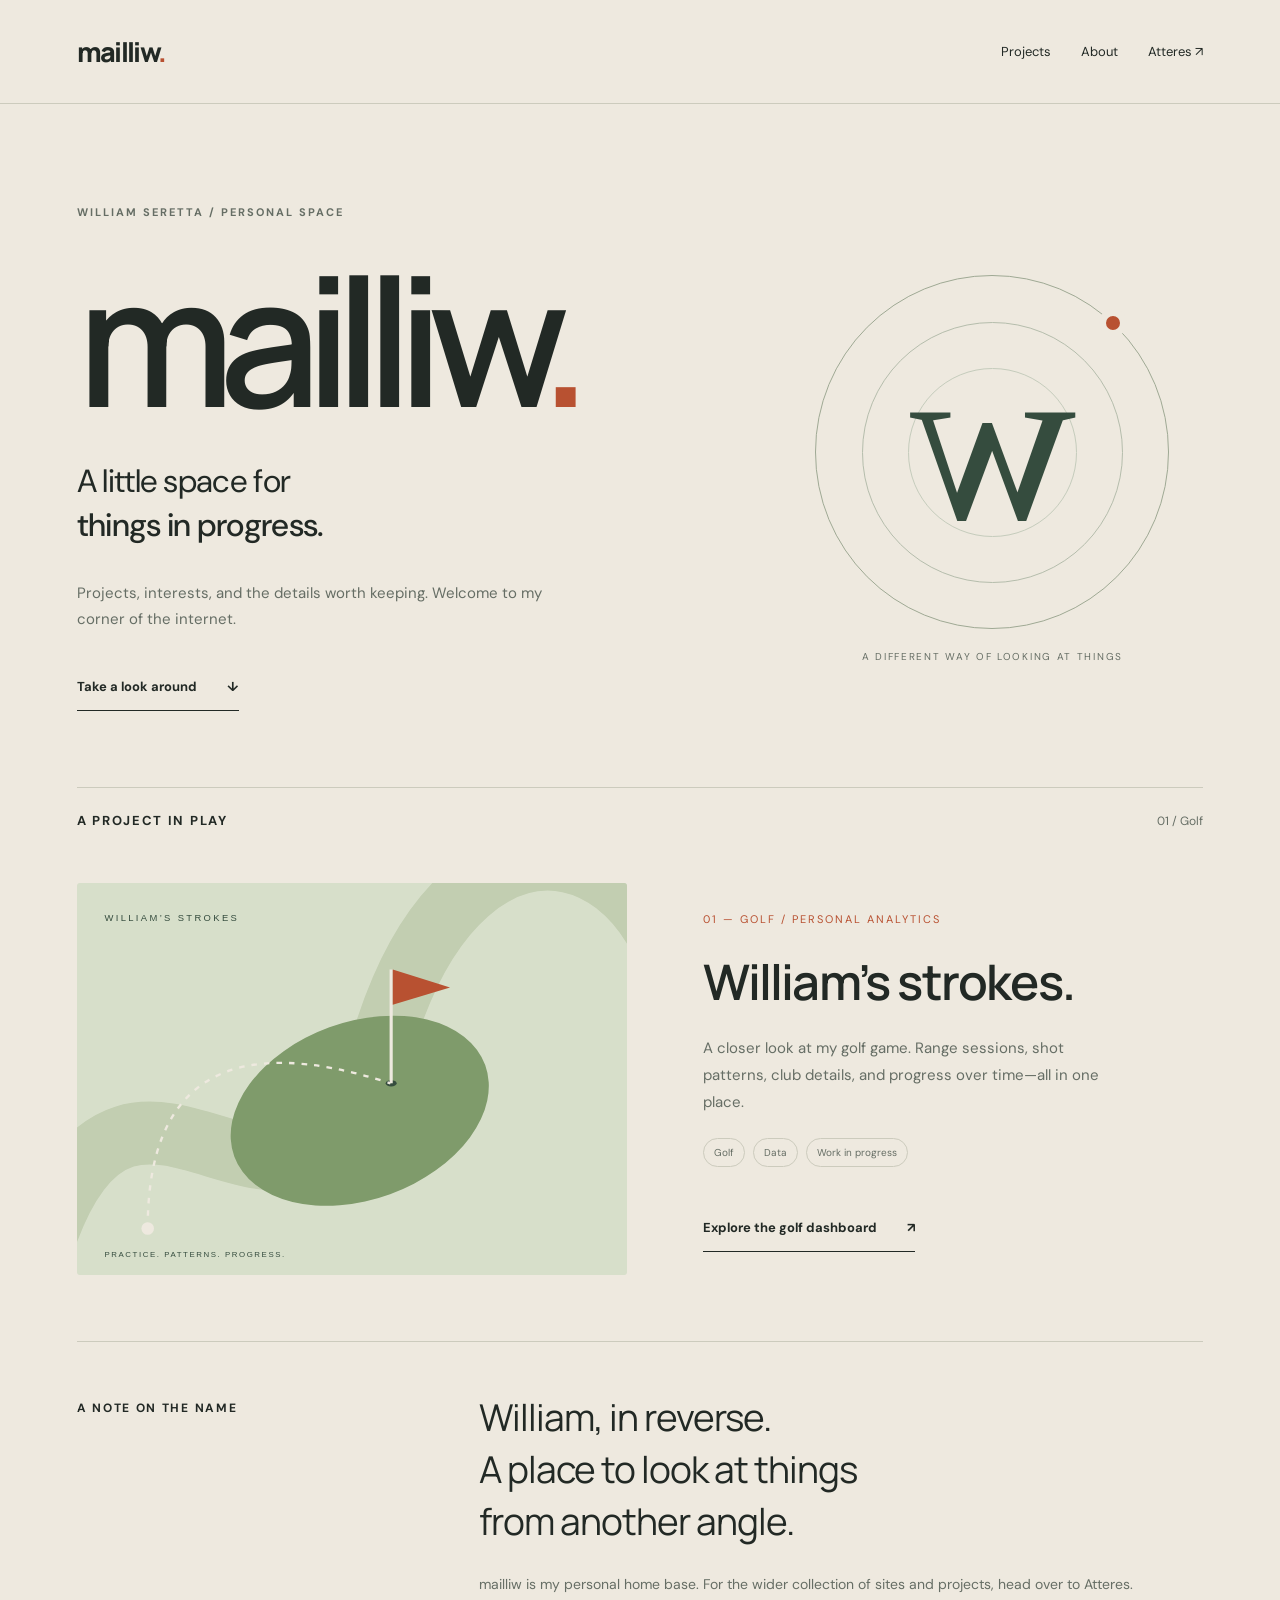
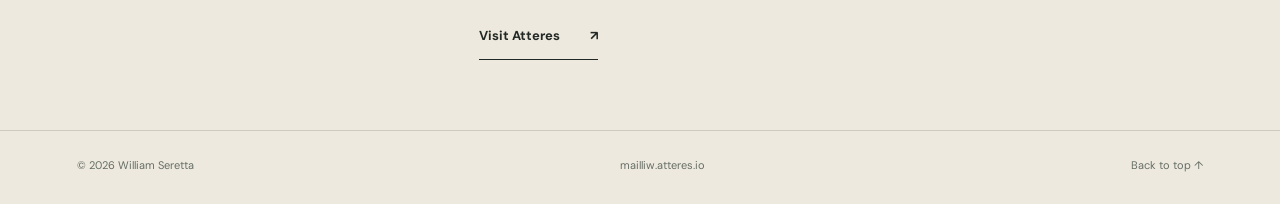
<file: public/mailliw/index.html>
<!doctype html>
<html lang="en"><head><meta charset="utf-8"><meta name="viewport" content="width=device-width,initial-scale=1"><meta name="theme-color" content="#eee9df"><title>mailliw — William Seretta</title><meta name="description" content="William Seretta’s personal corner of the internet. Projects, golf, and things in progress."><link rel="canonical" href="https://mailliw.atteres.io/"><link rel="icon" href="data:image/svg+xml,%3Csvg xmlns='http://www.w3.org/2000/svg' viewBox='0 0 64 64'%3E%3Crect width='64' height='64' rx='14' fill='%23222925'/%3E%3Ctext x='32' y='45' text-anchor='middle' font-size='48' font-family='Georgia' fill='%23eee9df'%3Em%3C/text%3E%3C/svg%3E"><link rel="preconnect" href="https://fonts.googleapis.com"><link rel="preconnect" href="https://fonts.gstatic.com" crossorigin><link href="https://fonts.googleapis.com/css2?family=DM+Sans:wght@400;500;600;700&family=Manrope:wght@400;500;600;700;800&display=swap" rel="stylesheet">
<style>
:root{--paper:#eee9df;--ink:#222925;--muted:#666e65;--line:#cccbbd;--orange:#b85131;--green:#d7dfca}*{box-sizing:border-box}html{scroll-behavior:smooth}body{margin:0;background:var(--paper);color:var(--ink);font-family:'DM Sans',sans-serif}a{color:inherit}a:focus-visible{outline:2px solid var(--orange);outline-offset:6px}header,main,footer{max-width:1440px;margin:auto;padding-left:6vw;padding-right:6vw}header{height:104px;display:flex;align-items:center;justify-content:space-between;border-bottom:1px solid var(--line)}.wordmark{font-family:Manrope,sans-serif;font-weight:800;font-size:27px;letter-spacing:-1.7px;text-decoration:none}.wordmark i{color:var(--orange);font-style:normal}nav{display:flex;gap:30px;align-items:center}nav a{text-decoration:none;font-size:13px}nav a:hover{color:var(--orange)}.hero{position:relative;padding:90px 0 76px;display:grid;grid-template-columns:1.6fr 1fr;gap:30px;align-items:center}.eyebrow{text-transform:uppercase;font-size:11px;letter-spacing:2px;font-weight:700;color:var(--muted)}h1{font-family:Manrope,sans-serif;line-height:.98;letter-spacing:-.09em;font-weight:600;font-size:clamp(80px,14vw,190px);margin:32px 0 30px}h1 span{color:var(--orange)}.intro{font-size:clamp(21px,2.5vw,32px);line-height:1.4;letter-spacing:-.7px;max-width:650px}.intro strong{font-weight:500}.sub{color:var(--muted);max-width:465px;line-height:1.75;font-size:15px}.hero-art{aspect-ratio:1;position:relative;display:grid;place-items:center;isolation:isolate}.orbit{position:absolute;inset:8%;border:1px solid #9fa994;border-radius:50%}.orbit:nth-child(2){inset:19%;border-color:#b5bdac}.orbit:nth-child(3){inset:30%;border-color:#c5ccbc}.monogram{font-family:Georgia,serif;font-size:clamp(110px,18vw,245px);color:#354c3e;line-height:1;transform:scaleX(-1);margin-bottom:20px}.dot{position:absolute;width:28px;height:28px;background:var(--orange);border:7px solid var(--paper);border-radius:50%;top:16%;right:18%}.art-note{position:absolute;bottom:0;font-size:10px;letter-spacing:1.7px;text-transform:uppercase;color:var(--muted)}.section-head{display:flex;justify-content:space-between;align-items:baseline;border-top:1px solid var(--line);padding-top:24px;margin-bottom:30px}.section-head h2{font-size:13px;text-transform:uppercase;letter-spacing:1.7px;margin:0}.section-head span{font-size:12px;color:var(--muted)}.project{display:grid;grid-template-columns:1.1fr 1fr;gap:6vw;padding:24px 0 66px;align-items:center}.golf-art{aspect-ratio:1.4;background:var(--green);border-radius:3px;position:relative;overflow:hidden}.golf-art svg{width:100%;height:100%;display:block}.project-number{color:var(--orange);font-size:11px;letter-spacing:2px}.project h3{font-family:Manrope,sans-serif;font-weight:600;letter-spacing:-1.8px;font-size:clamp(30px,4vw,49px);margin:20px 0}.project p{font-size:15px;line-height:1.8;color:var(--muted);max-width:420px}.link{display:inline-flex;gap:30px;align-items:center;font-size:13px;font-weight:700;text-decoration:none;padding:15px 0;border-bottom:1px solid var(--ink);margin-top:15px}.link:hover{color:var(--orange);border-color:var(--orange)}.tags{display:flex;gap:8px;margin:22px 0}.tags span{font-size:10px;border:1px solid var(--line);border-radius:30px;padding:7px 10px;color:var(--muted)}.about{border-top:1px solid var(--line);padding:50px 0 70px;display:grid;grid-template-columns:1fr 2fr;gap:40px}.about h2{font-size:12px;letter-spacing:1.7px;text-transform:uppercase;margin:8px 0}.about p{font-family:Manrope,sans-serif;font-size:clamp(24px,3vw,37px);line-height:1.4;letter-spacing:-1px;margin:0;max-width:740px}.about small{display:block;font-size:14px;line-height:1.8;color:var(--muted);margin-top:24px}footer{border-top:1px solid var(--line);padding-top:27px;padding-bottom:32px;display:flex;justify-content:space-between;gap:20px;font-size:11px;color:var(--muted)}footer a{text-decoration:none}footer a:hover{color:var(--orange)}@media(max-width:750px){header{height:80px}nav{gap:18px}.hero{grid-template-columns:1fr;padding:55px 0 45px;gap:20px}.hero-art{position:absolute;width:150px;right:0;top:30px;opacity:.18;z-index:-1}.art-note{display:none}h1{font-size:clamp(76px,20vw,145px);margin:30px 0}.project{grid-template-columns:1fr;gap:25px;padding-bottom:45px}.project h3{margin:14px 0}.about{grid-template-columns:1fr;gap:20px;padding:35px 0 45px}.section-head span{display:none}footer{flex-wrap:wrap}.dot{width:20px;height:20px;border-width:4px}}@media(prefers-reduced-motion:reduce){html{scroll-behavior:auto}}
</style></head><body>
<header><a href="/" class="wordmark" aria-label="mailliw home">mailliw<i>.</i></a><nav aria-label="Main navigation"><a href="#projects">Projects</a><a href="#about">About</a><a href="https://atteres.io">Atteres ↗</a></nav></header>
<main><section class="hero"><div><p class="eyebrow">William Seretta / Personal space</p><h1>mailliw<span>.</span></h1><p class="intro">A little space for<br><strong>things in progress.</strong></p><p class="sub">Projects, interests, and the details worth keeping. Welcome to my corner of the internet.</p><a class="link" href="#projects">Take a look around <span aria-hidden="true">↓</span></a></div><div class="hero-art" aria-hidden="true"><div class="orbit"></div><div class="orbit"></div><div class="orbit"></div><span class="monogram">w</span><span class="dot"></span><span class="art-note">A different way of looking at things</span></div></section>
<section id="projects" aria-labelledby="projects-title"><div class="section-head"><h2 id="projects-title">A project in play</h2><span>01 / Golf</span></div><article class="project"><div class="golf-art" role="img" aria-label="Illustrated golf green with a flag and a winding shot path"><svg viewBox="0 0 700 500" xmlns="http://www.w3.org/2000/svg"><path d="M-40 450C80 120 280 560 390 200S780-60 780 240" fill="none" stroke="#c2ceb1" stroke-width="80"/><ellipse cx="360" cy="290" rx="170" ry="113" fill="#7f9b6b" transform="rotate(-20 360 290)"/><ellipse cx="400" cy="255" rx="7" ry="4" fill="#354c3e"/><path d="M400 255V110" stroke="#eee9df" stroke-width="4"/><path d="M402 110L475 133 402 155Z" fill="#b85131"/><path d="M90 440Q90 155 399 255" fill="none" stroke="#eee9df" stroke-width="3" stroke-dasharray="7 9"/><circle cx="90" cy="440" r="8" fill="#eee9df"/><text x="35" y="48" fill="#354c3e" font-family="sans-serif" font-size="12" letter-spacing="3">WILLIAM’S STROKES</text><text x="35" y="476" fill="#354c3e" font-family="sans-serif" font-size="10" letter-spacing="2">PRACTICE. PATTERNS. PROGRESS.</text></svg></div><div><span class="project-number">01 — GOLF / PERSONAL ANALYTICS</span><h3>William’s strokes.</h3><p>A closer look at my golf game. Range sessions, shot patterns, club details, and progress over time—all in one place.</p><div class="tags"><span>Golf</span><span>Data</span><span>Work in progress</span></div><a class="link" href="https://golf.atteres.io">Explore the golf dashboard <span aria-hidden="true">↗</span></a></div></article></section>
<section class="about" id="about"><h2>A note on the name</h2><div><p>William, in reverse.<br>A place to look at things<br>from another angle.</p><small>mailliw is my personal home base. For the wider collection of sites and projects, head over to Atteres.</small><a class="link" href="https://atteres.io">Visit Atteres <span aria-hidden="true">↗</span></a></div></section></main>
<footer><span>© 2026 William Seretta</span><span>mailliw.atteres.io</span><a href="#">Back to top ↑</a></footer></body></html>
</file>
